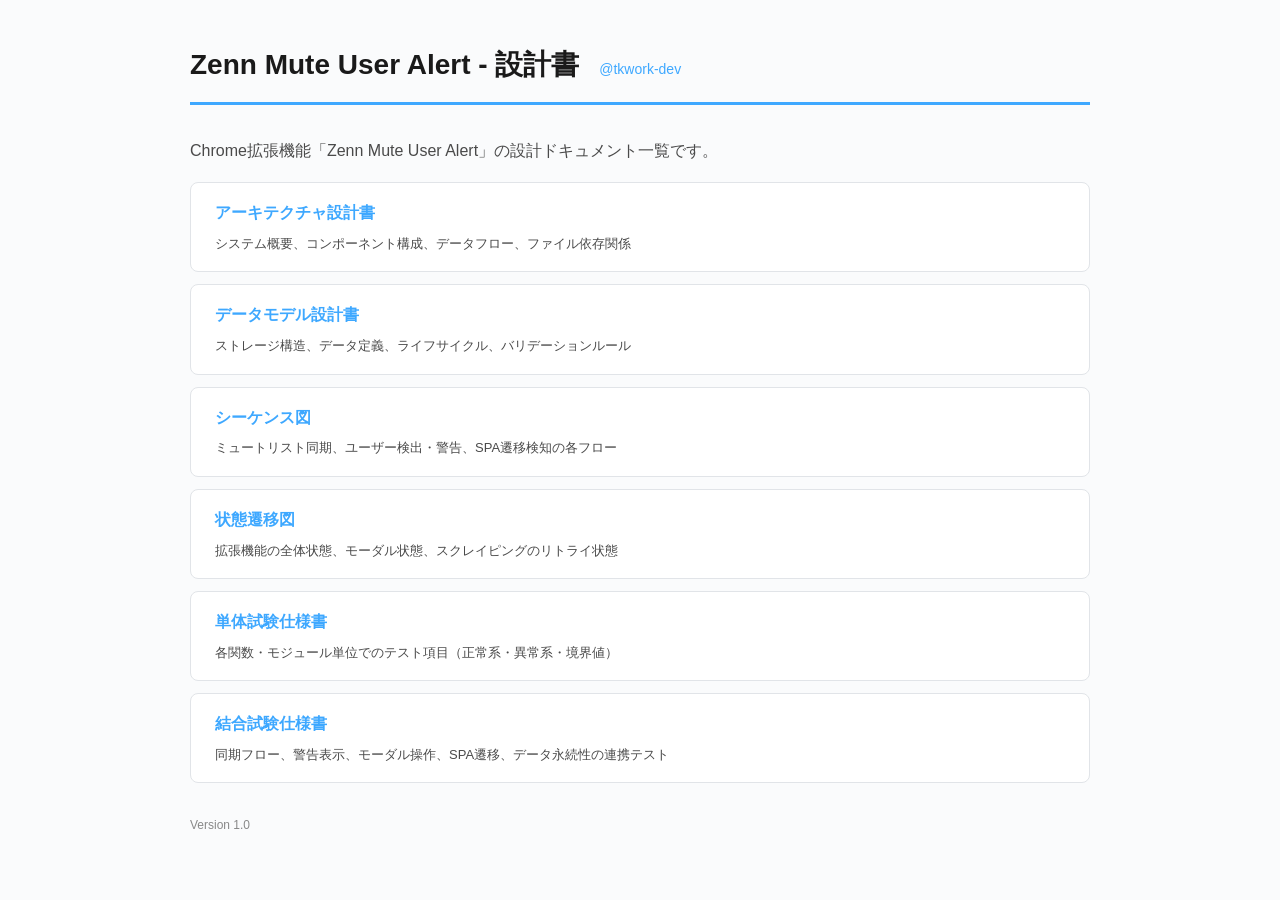
<file: docs/index.html>
<!DOCTYPE html>
<html lang="ja">
<head>
  <meta charset="UTF-8">
  <meta name="viewport" content="width=device-width, initial-scale=1.0">
  <title>設計書一覧 - Zenn Mute User Alert</title>
  <link rel="stylesheet" href="./style.css">
</head>
<body>
  <div class="container">
    <h1>Zenn Mute User Alert - 設計書 <a href="https://github.com/tkwork-dev" style="font-size: 14px; font-weight: normal; margin-left: 12px; color: var(--primary); text-decoration: none;">@tkwork-dev</a></h1>
    <p>Chrome拡張機能「Zenn Mute User Alert」の設計ドキュメント一覧です。</p>

    <ul class="doc-list">
      <li>
        <a href="./architecture.html">
          <div class="title">アーキテクチャ設計書</div>
          <div class="desc">システム概要、コンポーネント構成、データフロー、ファイル依存関係</div>
        </a>
      </li>
      <li>
        <a href="./data-model.html">
          <div class="title">データモデル設計書</div>
          <div class="desc">ストレージ構造、データ定義、ライフサイクル、バリデーションルール</div>
        </a>
      </li>
      <li>
        <a href="./sequence.html">
          <div class="title">シーケンス図</div>
          <div class="desc">ミュートリスト同期、ユーザー検出・警告、SPA遷移検知の各フロー</div>
        </a>
      </li>
      <li>
        <a href="./state.html">
          <div class="title">状態遷移図</div>
          <div class="desc">拡張機能の全体状態、モーダル状態、スクレイピングのリトライ状態</div>
        </a>
      </li>
      <li>
        <a href="./test-unit.html">
          <div class="title">単体試験仕様書</div>
          <div class="desc">各関数・モジュール単位でのテスト項目（正常系・異常系・境界値）</div>
        </a>
      </li>
      <li>
        <a href="./test-integration.html">
          <div class="title">結合試験仕様書</div>
          <div class="desc">同期フロー、警告表示、モーダル操作、SPA遷移、データ永続性の連携テスト</div>
        </a>
      </li>
    </ul>

    <p class="version">Version 1.0</p>
  </div>
</body>
</html>
</file>
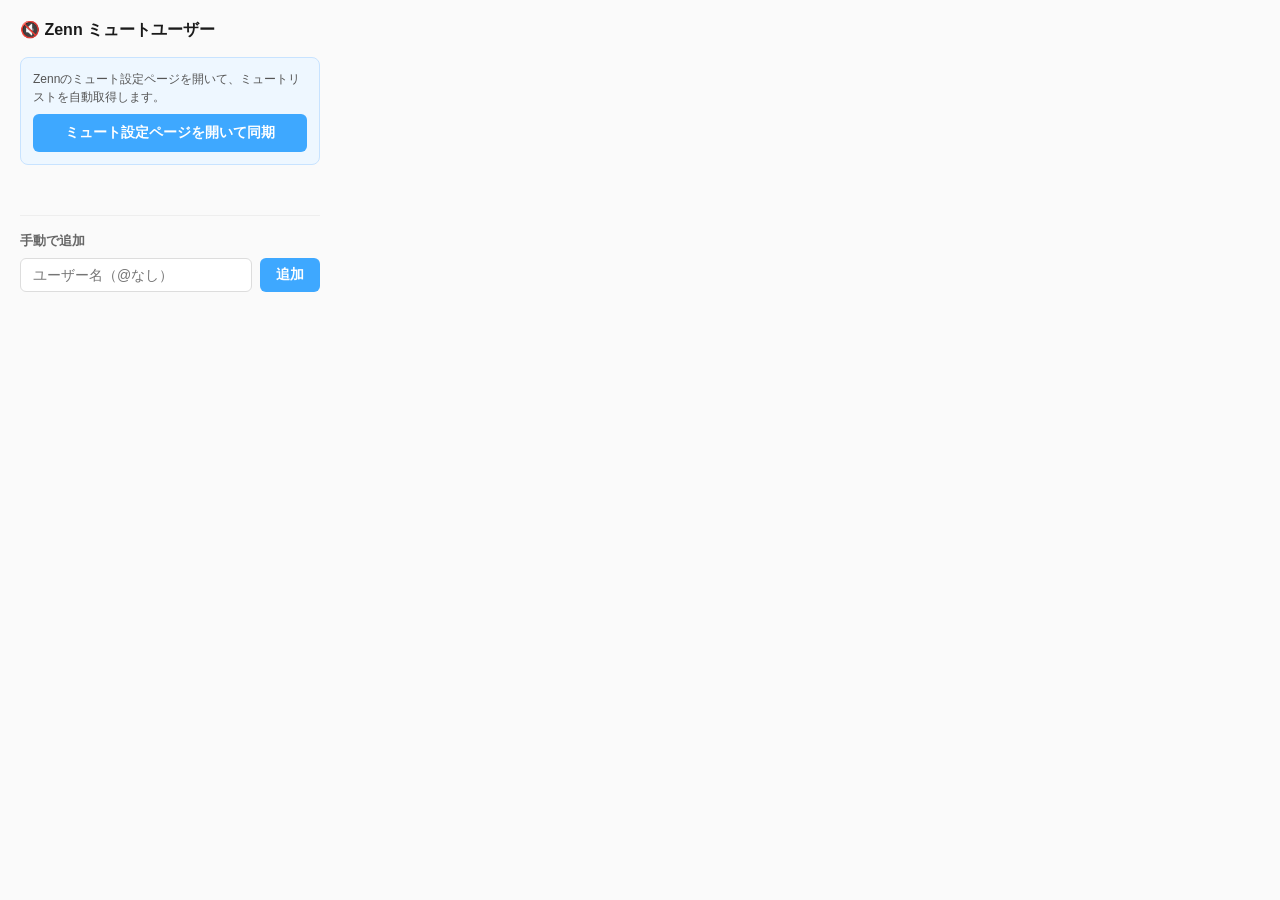
<file: popup.html>
<!DOCTYPE html>
<html lang="ja">
<head>
  <meta charset="UTF-8">
  <style>
    * {
      box-sizing: border-box;
      margin: 0;
      padding: 0;
    }

    body {
      width: 340px;
      font-family: -apple-system, BlinkMacSystemFont, "Segoe UI", Roboto, sans-serif;
      padding: 20px;
      background: #fafafa;
    }

    h1 {
      font-size: 16px;
      color: #1a1a1a;
      margin-bottom: 16px;
      display: flex;
      align-items: center;
      gap: 8px;
    }

    .sync-section {
      background: #eef7ff;
      border: 1px solid #c8e3ff;
      border-radius: 8px;
      padding: 12px;
      margin-bottom: 16px;
    }

    .sync-section p {
      font-size: 12px;
      color: #555;
      margin-bottom: 8px;
      line-height: 1.5;
    }

    .btn-sync {
      width: 100%;
      padding: 10px;
      background: #3ea8ff;
      color: #fff;
      border: none;
      border-radius: 6px;
      font-size: 14px;
      font-weight: 600;
      cursor: pointer;
    }

    .btn-sync:hover {
      background: #2b9cf0;
    }

    .divider {
      border: none;
      border-top: 1px solid #eee;
      margin: 16px 0;
    }

    .manual-section h2 {
      font-size: 13px;
      color: #666;
      margin-bottom: 8px;
    }

    .input-group {
      display: flex;
      gap: 8px;
      margin-bottom: 12px;
    }

    input[type="text"] {
      flex: 1;
      padding: 8px 12px;
      border: 1px solid #ddd;
      border-radius: 6px;
      font-size: 14px;
      outline: none;
    }

    input[type="text"]:focus {
      border-color: #3ea8ff;
    }

    .btn-add {
      padding: 8px 16px;
      background: #3ea8ff;
      color: #fff;
      border: none;
      border-radius: 6px;
      font-size: 14px;
      font-weight: 600;
      cursor: pointer;
    }

    .btn-add:hover {
      background: #2b9cf0;
    }

    .muted-list {
      list-style: none;
      max-height: 250px;
      overflow-y: auto;
    }

    .muted-list li {
      display: flex;
      align-items: center;
      justify-content: space-between;
      padding: 8px 12px;
      background: #fff;
      border: 1px solid #eee;
      border-radius: 6px;
      margin-bottom: 6px;
      font-size: 14px;
    }

    .muted-list li .username {
      color: #333;
      font-weight: 500;
    }

    .btn-remove {
      background: none;
      border: none;
      color: #e74c3c;
      font-size: 18px;
      cursor: pointer;
      padding: 0 4px;
      line-height: 1;
    }

    .btn-remove:hover {
      color: #c0392b;
    }

    .empty-message {
      color: #999;
      font-size: 13px;
      text-align: center;
      padding: 20px 0;
    }

    .status {
      font-size: 12px;
      margin-top: 8px;
      min-height: 18px;
    }

    .count {
      font-size: 12px;
      color: #888;
      margin-bottom: 8px;
    }
  </style>
</head>
<body>
  <h1>🔇 Zenn ミュートユーザー</h1>

  <div class="sync-section">
    <p>Zennのミュート設定ページを開いて、ミュートリストを自動取得します。</p>
    <button class="btn-sync" id="sync-btn">ミュート設定ページを開いて同期</button>
  </div>

  <div class="status" id="status"></div>

  <hr class="divider">

  <div class="manual-section">
    <h2>手動で追加</h2>
    <div class="input-group">
      <input type="text" id="username-input" placeholder="ユーザー名（@なし）">
      <button class="btn-add" id="add-btn">追加</button>
    </div>
  </div>

  <p class="count" id="count"></p>
  <ul class="muted-list" id="muted-list"></ul>

  <script src="popup.js"></script>
</body>
</html>
</file>
<file: docs/style.css>
:root {
  --primary: #3ea8ff;
  --bg: #fafbfc;
  --card-bg: #ffffff;
  --text: #1a1a1a;
  --text-sub: #4a4a4a;
  --border: #e1e4e8;
}

* {
  box-sizing: border-box;
  margin: 0;
  padding: 0;
}

body {
  font-family: -apple-system, BlinkMacSystemFont, "Segoe UI", Roboto, "Hiragino Sans", sans-serif;
  background: var(--bg);
  color: var(--text);
  line-height: 1.8;
  padding: 40px 20px;
}

.container {
  max-width: 900px;
  margin: 0 auto;
}

h1 {
  font-size: 28px;
  border-bottom: 3px solid var(--primary);
  padding-bottom: 12px;
  margin-bottom: 32px;
}

h2 {
  font-size: 20px;
  color: var(--text);
  margin: 32px 0 16px;
  padding-left: 12px;
  border-left: 4px solid var(--primary);
}

p {
  color: var(--text-sub);
  margin-bottom: 16px;
}

/* ダイアグラム表示カード */
.diagram-card {
  background: var(--card-bg);
  border: 1px solid var(--border);
  border-radius: 8px;
  padding: 24px;
  margin: 16px 0 24px;
  overflow-x: auto;
}

/* ナビゲーション */
nav {
  background: var(--card-bg);
  border: 1px solid var(--border);
  border-radius: 8px;
  padding: 16px 24px;
  margin-bottom: 32px;
}

nav a {
  color: var(--primary);
  text-decoration: none;
  margin-right: 16px;
  font-size: 14px;
}

nav a:hover {
  text-decoration: underline;
}

/* 戻るリンク */
.back-link {
  display: inline-block;
  margin-bottom: 16px;
  color: var(--primary);
  text-decoration: none;
  font-size: 14px;
}

.back-link:hover {
  text-decoration: underline;
}

/* テーブル */
table {
  width: 100%;
  border-collapse: collapse;
  margin: 16px 0 24px;
  background: var(--card-bg);
  border-radius: 8px;
  overflow: hidden;
  border: 1px solid var(--border);
}

th, td {
  padding: 12px 16px;
  text-align: left;
  border-bottom: 1px solid var(--border);
  font-size: 14px;
}

th {
  background: #f6f8fa;
  font-weight: 600;
  color: var(--text);
}

td {
  color: var(--text-sub);
}

/* インラインコード */
code {
  background: #f0f4f8;
  padding: 2px 6px;
  border-radius: 4px;
  font-size: 13px;
  font-family: "SFMono-Regular", Consolas, monospace;
}

/* index.html用 ドキュメントリスト */
.doc-list {
  list-style: none;
}

.doc-list li {
  margin-bottom: 12px;
}

.doc-list a {
  display: block;
  background: var(--card-bg);
  border: 1px solid var(--border);
  border-radius: 8px;
  padding: 16px 24px;
  text-decoration: none;
  color: var(--text);
  transition: border-color 0.2s, box-shadow 0.2s;
}

.doc-list a:hover {
  border-color: var(--primary);
  box-shadow: 0 2px 8px rgba(62, 168, 255, 0.1);
}

.doc-list .title {
  font-size: 16px;
  font-weight: 600;
  color: var(--primary);
}

.doc-list .desc {
  font-size: 13px;
  color: var(--text-sub);
  margin-top: 4px;
}

.version {
  font-size: 12px;
  color: #888;
  margin-top: 32px;
}
</file>
